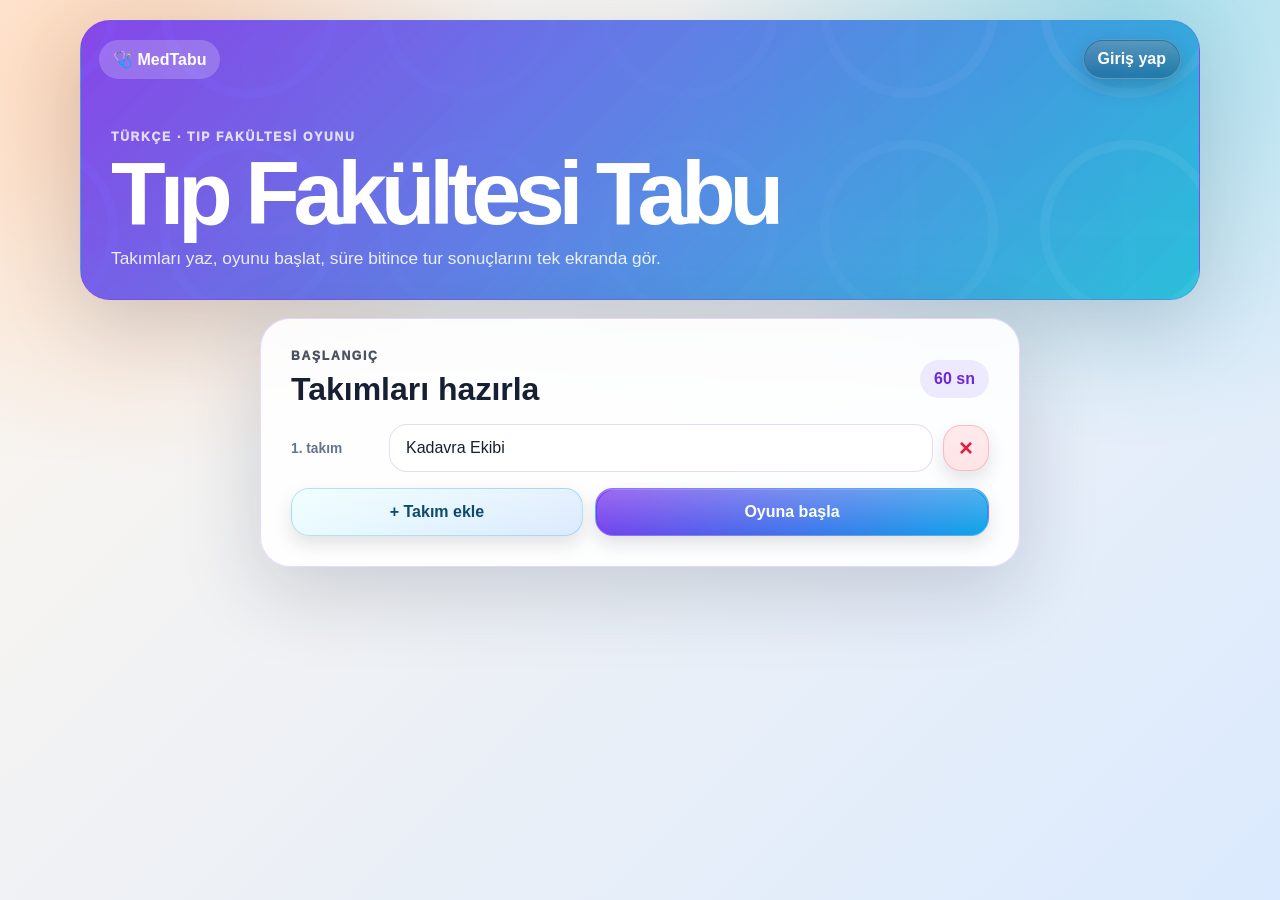
<file: index.html>
<!doctype html>
<html lang="tr">
  <head>
    <meta charset="utf-8" />
    <meta name="viewport" content="width=device-width, initial-scale=1" />
    <title>Tıp Fakültesi Tabu</title>
    <link rel="stylesheet" href="styles.css" />
  </head>
  <body>
    <main class="app-shell" aria-labelledby="app-title">
      <header class="hero compact-card">
        <nav class="topbar" aria-label="Üst menü">
          <span class="brand-pill">🩺 MedTabu</span>
          <button id="open-auth-button" class="admin-link" type="button">Giriş yap</button>
        </nav>
        <p class="eyebrow">Türkçe · Tıp fakültesi oyunu</p>
        <h1 id="app-title">Tıp Fakültesi Tabu</h1>
        <p class="intro">Takımları yaz, oyunu başlat, süre bitince tur sonuçlarını tek ekranda gör.</p>
      </header>

      <section id="user-panel" class="compact-card" hidden></section>
      <section id="setup-screen" class="compact-card setup-screen" aria-labelledby="setup-title">
        <div class="section-heading"><div><p class="eyebrow">Başlangıç</p><h2 id="setup-title">Takımları hazırla</h2></div><span id="settings-summary" class="summary-chip"></span></div>
        <div id="team-list" class="team-list" aria-live="polite"></div>
        <div class="setup-actions"><button id="add-team-button" class="secondary" type="button">+ Takım ekle</button><button id="start-game-button" class="primary" type="button">Oyuna başla</button></div>
      </section>

      <section id="game-screen" class="game-screen" hidden>
        <div class="game-grid"><section class="compact-card play-panel"><div class="turn-line"><span><strong id="round-label">1. Tur</strong> · Sıradaki: <strong id="active-team">Kadavra Ekibi</strong></span><div class="turn-controls"><button id="start-turn-button" class="primary" type="button">Turu başlat</button><span class="timer" id="timer">60</span></div></div>
          <article class="tabu-card"><p class="card-label">Anlatılacak kelime</p><h2 id="target-word">Hazır mısınız?</h2><ul id="forbidden-list" class="forbidden-list"><li>Başlat düğmesine basın</li></ul></article>
          <div class="turn-stats"><span>Doğru <strong id="turn-correct">0</strong></span><span>Tabu <strong id="turn-taboo">0</strong></span><span>Pas <strong id="turn-pass">0</strong>/<strong id="pass-limit">3</strong></span><span>Puan <strong id="turn-score">0</strong></span></div>
          <div class="actions"><button id="correct-button" type="button">Doğru</button><button id="taboo-button" type="button">Tabu</button><button id="pass-button" type="button">Pas</button><button id="finish-turn-button" class="secondary" type="button">Turu bitir</button></div>
        </section>
        <aside class="side-stack"><section class="compact-card scoreboard-card"><div class="mini-heading"><h2>Skorlar</h2><button id="reset-game-button" class="text-button" type="button">Sıfırla</button></div><div id="scoreboard" class="scoreboard"></div></section><section class="compact-card results-card"><h2>Tur sonuçları</h2><div id="round-history" class="round-history"><p class="empty-state">Henüz tamamlanan tur yok.</p></div></section></aside></div>
      </section>
    </main>

    <dialog id="auth-dialog" class="auth-dialog">
      <form id="auth-form" method="dialog" class="auth-form">
        <h3>Giriş / Kayıt</h3>
        <input id="auth-username" placeholder="Kullanıcı adı" required />
        <input id="auth-mail" placeholder="E-posta" type="email" />
        <input id="auth-password" placeholder="Şifre" type="password" required />
        <div class="actions"><button id="login-button" class="primary" value="login">Giriş yap</button><button id="register-button" class="secondary" value="register">Hesap oluştur</button></div>
        <p id="auth-message" class="hint"></p>
      </form>
    </dialog>

    <script src="data.js"></script>
    <script src="app.js"></script>
  </body>
</html>
</file>
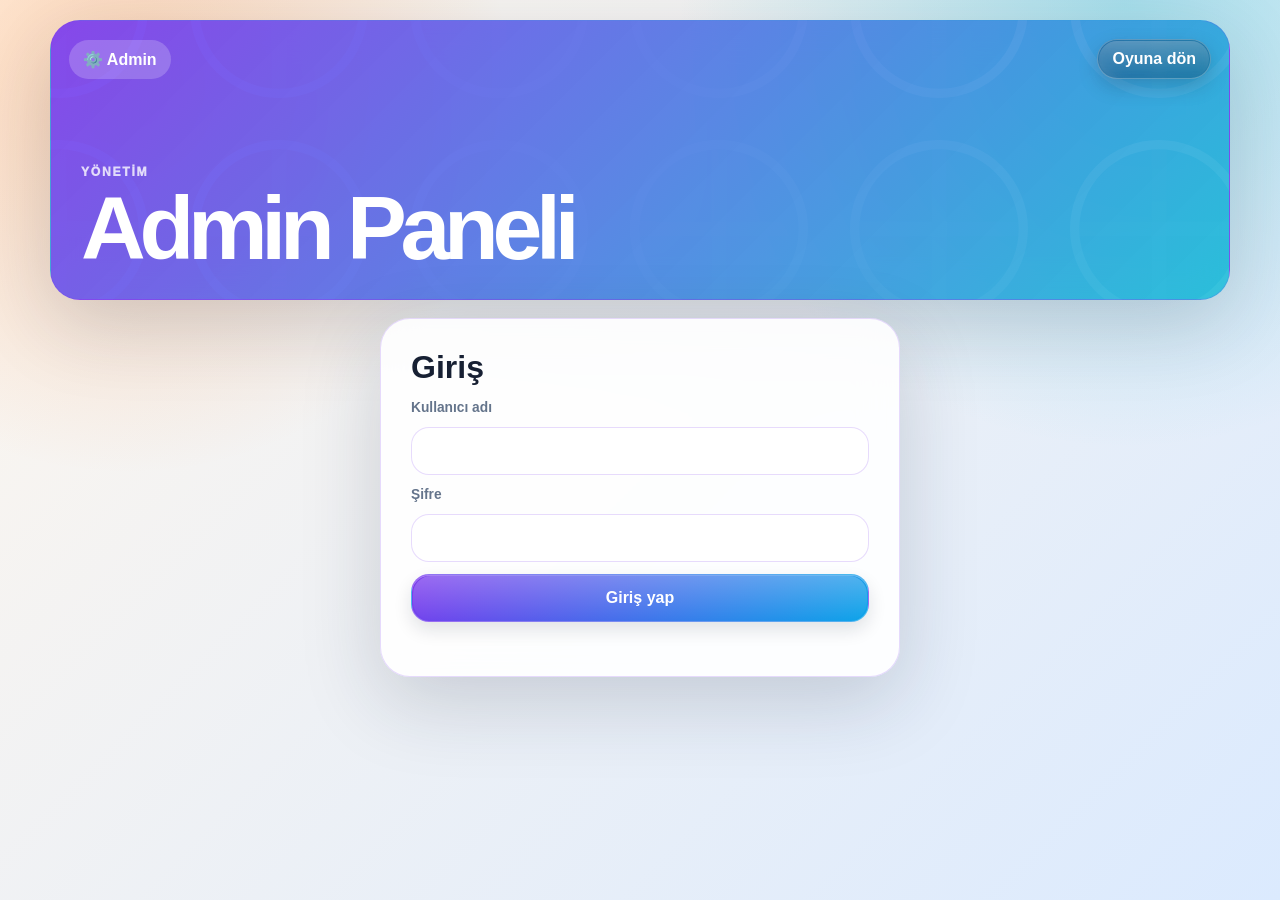
<file: admin/index.html>
<!doctype html><html lang="tr"><head><meta charset="utf-8"/><meta name="viewport" content="width=device-width, initial-scale=1"/><title>Admin · Tıp Fakültesi Tabu</title><link rel="stylesheet" href="../styles.css"/></head><body><main class="app-shell admin-shell"><header class="hero compact-card admin-hero"><nav class="topbar"><span class="brand-pill">⚙️ Admin</span><a class="admin-link" href="../">Oyuna dön</a></nav><p class="eyebrow">Yönetim</p><h1>Admin Paneli</h1></header>
<section id="login-panel" class="compact-card login-panel"><h2>Giriş</h2><form id="login-form" class="login-form"><label>Kullanıcı adı</label><input id="admin-username" required/><label>Şifre</label><input id="admin-password" type="password" required/><button class="primary" type="submit">Giriş yap</button><p id="login-message" class="hint"></p></form></section>
<div id="admin-content" hidden><div class="admin-toolbar"><span class="summary-chip">Admin oturumu açık</span><button id="logout-button" class="secondary" type="button">Çıkış yap</button></div>
<section class="compact-card"><h2>Kayıtlı kullanıcılar</h2><div id="user-list"></div></section>
</div></main><script src="../data.js"></script><script src="admin.js"></script></body></html>
</file>
<file: styles.css>
:root {
  color-scheme: light;
  --bg-1: #fff7ed;
  --bg-2: #dbeafe;
  --ink: #172033;
  --muted: #64748b;
  --card: rgba(255, 255, 255, 0.9);
  --primary: #7c3aed;
  --primary-2: #06b6d4;
  --accent: #f97316;
  --success: #16a34a;
  --danger: #e11d48;
  --line: rgba(124, 58, 237, 0.18);
  --shadow: 0 24px 80px rgba(30, 41, 59, 0.18);
}

* {
  box-sizing: border-box;
}

html,
body {
  max-width: 100%;
  overflow-x: hidden;
}

body {
  margin: 0;
  min-height: 100vh;
  font-family: "Segoe UI", Roboto, "Helvetica Neue", Arial, sans-serif;
  color: var(--ink);
  background:
    radial-gradient(circle at 10% 10%, rgba(249, 115, 22, 0.26), transparent 24rem),
    radial-gradient(circle at 88% 0%, rgba(6, 182, 212, 0.3), transparent 28rem),
    linear-gradient(135deg, var(--bg-1), var(--bg-2));
}

button,
input,
textarea {
  font: inherit;
}

button {
  border: 0;
  border-radius: 18px;
  cursor: pointer;
  font-weight: 700;
  transition: transform 160ms ease, box-shadow 160ms ease, opacity 160ms ease;
}

button:hover:not(:disabled) {
  transform: translateY(-2px);
  box-shadow: 0 12px 24px rgba(30, 41, 59, 0.16);
}

button:disabled {
  cursor: not-allowed;
  opacity: 0.45;
}

input,
textarea {
  width: 100%;
  min-width: 0;
  border: 1px solid var(--line);
  border-radius: 18px;
  padding: 14px 16px;
  color: var(--ink);
  background: #fff;
  outline: none;
}

input:focus,
textarea:focus {
  border-color: var(--primary);
  box-shadow: 0 0 0 4px rgba(124, 58, 237, 0.14);
}

textarea {
  min-height: 112px;
  resize: vertical;
}

h1,
h2,
h3,
p {
  overflow-wrap: anywhere;
}

h1,
h2,
h3 {
  margin: 0;
}

h1 {
  max-width: 720px;
  font-size: clamp(2.35rem, 8vw, 5.6rem);
  line-height: 0.92;
  letter-spacing: -0.07em;
}

h2 {
  font-size: clamp(1.35rem, 3vw, 2rem);
}

.app-shell {
  width: min(1120px, calc(100% - 28px));
  margin: 0 auto;
  padding: 20px 0 28px;
}

.admin-shell {
  width: min(1180px, calc(100% - 28px));
}

.compact-card {
  width: 100%;
  min-width: 0;
  border: 1px solid var(--line);
  border-radius: 30px;
  background: var(--card);
  box-shadow: var(--shadow);
  backdrop-filter: blur(18px);
  padding: clamp(18px, 4vw, 30px);
}

.hero {
  position: relative;
  overflow: hidden;
  min-height: 280px;
  display: grid;
  align-content: end;
  margin-bottom: 18px;
  color: #fff;
  background:
    linear-gradient(135deg, rgba(124, 58, 237, 0.92), rgba(6, 182, 212, 0.82)),
    url("data:image/svg+xml,%3Csvg width='240' height='240' viewBox='0 0 240 240' xmlns='http://www.w3.org/2000/svg'%3E%3Cg fill='%23ffffff' fill-opacity='0.14'%3E%3Cpath d='M112 32h16v176h-16z'/%3E%3Cpath d='M32 112h176v16H32z'/%3E%3Ccircle cx='120' cy='120' r='92' fill='none' stroke='%23fff' stroke-width='10'/%3E%3C/g%3E%3C/svg%3E");
  background-size: cover, 220px;
  background-position: center, right -40px bottom -40px;
}

.topbar {
  position: absolute;
  inset: 18px 18px auto;
  display: flex;
  align-items: center;
  justify-content: space-between;
  gap: 12px;
}

.brand-pill,
.admin-link,
.summary-chip {
  display: inline-flex;
  align-items: center;
  gap: 8px;
  border-radius: 999px;
  padding: 10px 14px;
  font-weight: 700;
}

.brand-pill {
  background: rgba(255, 255, 255, 0.2);
}

.admin-link {
  color: #fff;
  text-decoration: none;
  background: rgba(15, 23, 42, 0.28);
}

.eyebrow {
  margin: 0 0 8px;
  color: inherit;
  font-size: 0.76rem;
  font-weight: 950;
  letter-spacing: 0.14em;
  opacity: 0.78;
  text-transform: uppercase;
}

.intro {
  max-width: 620px;
  margin: 14px 0 0;
  font-size: 1.08rem;
  opacity: 0.88;
}

.section-heading,
.mini-heading {
  display: flex;
  align-items: center;
  justify-content: space-between;
  gap: 14px;
  margin-bottom: 16px;
}

.summary-chip {
  flex-shrink: 0;
  color: #6d28d9;
  background: #ede9fe;
}

.setup-screen {
  max-width: 760px;
  margin: 0 auto;
}

.team-list {
  display: grid;
  gap: 12px;
}

.team-row {
  display: grid;
  grid-template-columns: 88px minmax(0, 1fr) 46px;
  align-items: center;
  gap: 10px;
}

.team-row label,
.admin-panel label {
  color: var(--muted);
  font-size: 0.86rem;
  font-weight: 700;
}

.icon-button {
  width: 46px;
  height: 46px;
  padding: 0;
  color: var(--danger);
  background: #ffe4e6;
  font-size: 1.5rem;
}

.setup-actions,
.form-actions,
.actions {
  display: grid;
  gap: 12px;
}

.setup-actions {
  grid-template-columns: 1fr 1.35fr;
  margin-top: 16px;
}

.primary,
.secondary,
.text-button,
.danger {
  padding: 14px 18px;
}

.primary {
  color: #fff;
  background: linear-gradient(135deg, var(--primary), var(--primary-2));
}

.secondary {
  color: #075985;
  background: #e0f2fe;
}

.text-button {
  width: auto;
  color: var(--primary);
  background: transparent;
  padding: 8px 10px;
}

.danger,
#taboo-button {
  color: #fff;
  background: linear-gradient(135deg, #f43f5e, #fb7185);
}

.hint {
  margin: 12px 0 0;
  color: var(--muted);
}

.game-grid {
  display: grid;
  grid-template-columns: minmax(0, 1.45fr) minmax(280px, 0.75fr);
  gap: 18px;
  align-items: start;
}

.side-stack {
  display: grid;
  gap: 18px;
  min-width: 0;
}

.turn-line {
  display: flex;
  align-items: center;
  justify-content: space-between;
  gap: 12px;
  margin-bottom: 14px;
}

.turn-controls {
  display: flex;
  align-items: center;
  gap: 10px;
}

.turn-controls .primary {
  width: auto;
  white-space: nowrap;
}

.timer {
  min-width: 74px;
  border-radius: 999px;
  color: #fff;
  background: var(--ink);
  padding: 10px 16px;
  text-align: center;
  font-weight: 950;
}

.turn-stats {
  display: grid;
  grid-template-columns: repeat(4, minmax(0, 1fr));
  gap: 10px;
  margin-bottom: 14px;
}

.turn-stats span {
  border-radius: 18px;
  padding: 11px;
  color: #075985;
  background: #e0f2fe;
  text-align: center;
  font-weight: 700;
}

.turn-stats strong {
  color: var(--ink);
}

.tabu-card {
  position: relative;
  overflow: hidden;
  min-height: 330px;
  border-radius: 30px;
  padding: clamp(22px, 5vw, 48px);
  color: #111827;
  text-align: center;
  background:
    linear-gradient(180deg, #ffffff, #fff7ed);
  border: 2px solid #fdba74;
}

.card-label {
  margin: 0;
  font-weight: 700;
  letter-spacing: 0.08em;
  color: #9a3412;
  text-transform: uppercase;
}

.tabu-card h2 {
  margin: 10px 0 22px;
  font-size: clamp(2.3rem, 7vw, 5.2rem);
  letter-spacing: -0.06em;
}

.forbidden-list {
  display: grid;
  grid-template-columns: repeat(5, minmax(0, 1fr));
  gap: 10px;
  margin: 0;
  padding: 0;
  list-style: none;
}

.forbidden-list li {
  min-width: 0;
  border-radius: 999px;
  padding: 11px 10px;
  background: rgba(255, 255, 255, 0.2);
  font-weight: 700;
}

.actions {
  grid-template-columns: repeat(4, minmax(0, 1fr));
  margin-top: 14px;
}

#correct-button {
  color: #fff;
  background: linear-gradient(135deg, #16a34a, #22c55e);
}

#pass-button {
  color: #713f12;
  background: #fef3c7;
}

.scoreboard,
.round-history,
.card-list {
  display: grid;
  gap: 10px;
}

.score-card,
.history-item,
.admin-card {
  min-width: 0;
  border: 1px solid var(--line);
  border-radius: 20px;
  background: #fff;
  padding: 14px;
}

.score-card {
  display: flex;
  align-items: center;
  justify-content: space-between;
  gap: 10px;
}

.score-card.active {
  border-color: rgba(249, 115, 22, 0.6);
  background: #fff7ed;
}

.score-card span,
.history-item span,
.history-item small,
.admin-card p {
  color: var(--muted);
}

.score-card strong {
  font-size: 2rem;
}

.history-item {
  display: grid;
  grid-template-columns: 1fr auto;
  gap: 4px 12px;
}

.history-item small {
  grid-column: 1 / -1;
}

.history-score {
  align-self: center;
  border-radius: 999px;
  padding: 7px 10px;
  color: #fff;
  background: var(--primary);
  font-weight: 950;
}

.empty-state {
  margin: 0;
  color: var(--muted);
}

.admin-grid {
  display: grid;
  grid-template-columns: repeat(2, minmax(0, 1fr));
  gap: 18px;
  margin-bottom: 18px;
}

.admin-panel {
  display: grid;
  gap: 12px;
}

.settings-grid {
  display: grid;
  grid-template-columns: repeat(2, minmax(0, 1fr));
  gap: 12px;
}

.form-actions {
  grid-template-columns: 1fr 1fr;
}

.card-list {
  grid-template-columns: repeat(auto-fit, minmax(240px, 1fr));
}

.admin-card h3 {
  margin: 0 0 6px;
}

.admin-card p {
  margin: 0;
}

.admin-card-actions {
  display: grid;
  grid-template-columns: 1fr 1fr;
  gap: 10px;
  margin-top: 12px;
}

@media (max-width: 820px) {
  .app-shell,
  .admin-shell {
    width: min(100% - 18px, 1120px);
    padding: 9px 0 18px;
  }

  .compact-card {
    border-radius: 22px;
    padding: 16px;
  }

  .hero {
    min-height: 230px;
    background-size: cover, 160px;
  }

  .topbar {
    inset: 12px 12px auto;
  }

  .brand-pill,
  .admin-link,
  .summary-chip,
  .turn-controls .primary {
    padding: 8px 10px;
    font-size: 0.9rem;
  }

  .section-heading,
  .mini-heading,
  .turn-line,
  .turn-controls {
    align-items: stretch;
    flex-direction: column;
  }

  .summary-chip {
    align-self: flex-start;
  }

  .team-row {
    grid-template-columns: 1fr 42px;
  }

  .team-row label {
    grid-column: 1 / -1;
  }

  .game-grid,
  .admin-grid,
  .setup-actions,
  .form-actions,
  .settings-grid {
    grid-template-columns: 1fr;
  }

  .turn-stats,
  .actions {
    grid-template-columns: repeat(2, minmax(0, 1fr));
  }

  .forbidden-list {
    grid-template-columns: 1fr;
  }

  .tabu-card {
    min-height: 280px;
  }
}

@media (max-width: 420px) {
  h1 {
    font-size: 2.55rem;
  }

  .turn-stats,
  .actions {
    grid-template-columns: 1fr;
  }
}

.login-panel {
  max-width: 520px;
  margin: 0 auto 18px;
}

.login-form {
  display: grid;
  gap: 12px;
  margin-top: 14px;
}

.login-form label {
  color: var(--muted);
  font-size: 0.86rem;
  font-weight: 700;
}

.admin-toolbar {
  display: flex;
  align-items: center;
  justify-content: space-between;
  gap: 12px;
  margin-bottom: 18px;
}

.admin-toolbar .secondary {
  width: auto;
}

@media (max-width: 820px) {
  .admin-toolbar {
    align-items: stretch;
    flex-direction: column;
  }

  .admin-toolbar .secondary {
    width: 100%;
  }
}
.auth-dialog{border:0;border-radius:20px;padding:0;max-width:420px;width:calc(100% - 24px)}
.auth-form{padding:20px;background:#fff;display:grid;gap:10px}
.tabu-card::before{content:'';position:absolute;inset:8px;border:1px dashed #fb7185;border-radius:16px;pointer-events:none}
#user-panel{margin-bottom:14px}
@media (max-width:760px){.setup-actions{grid-template-columns:1fr}.game-grid{grid-template-columns:1fr}}
/* Button polish */
button,
.primary,
.secondary,
.text-button,
.danger,
.admin-link,
.icon-button,
#correct-button,
#pass-button,
#taboo-button {
  position: relative;
  isolation: isolate;
}

button,
.primary,
.secondary,
.danger,
#correct-button,
#pass-button,
#taboo-button,
.icon-button {
  border: 1px solid transparent;
  box-shadow: 0 8px 18px rgba(15, 23, 42, 0.12), inset 0 1px 0 rgba(255, 255, 255, 0.35);
}

button::after,
.primary::after,
.secondary::after,
.danger::after,
#correct-button::after,
#pass-button::after,
#taboo-button::after,
.icon-button::after,
.admin-link::after {
  content: "";
  position: absolute;
  inset: 1px;
  border-radius: inherit;
  background: linear-gradient(to bottom, rgba(255, 255, 255, 0.24), rgba(255, 255, 255, 0));
  pointer-events: none;
  z-index: -1;
}

button:hover:not(:disabled) {
  transform: translateY(-3px) scale(1.01);
  box-shadow: 0 14px 24px rgba(15, 23, 42, 0.18);
}

button:active:not(:disabled) {
  transform: translateY(0) scale(0.99);
}

.primary {
  border-color: rgba(255, 255, 255, 0.24);
  background: linear-gradient(135deg, #7c3aed, #0ea5e9);
}

.secondary {
  border-color: rgba(2, 132, 199, 0.22);
  color: #0c4a6e;
  background: linear-gradient(135deg, #ecfeff, #dbeafe);
}

#correct-button {
  border-color: rgba(22, 163, 74, 0.22);
  background: linear-gradient(135deg, #16a34a, #22c55e);
}

#taboo-button,
.danger {
  border-color: rgba(244, 63, 94, 0.2);
  background: linear-gradient(135deg, #f43f5e, #fb7185);
}

#pass-button {
  border-color: rgba(217, 119, 6, 0.24);
  color: #7c2d12;
  background: linear-gradient(135deg, #fef9c3, #fde68a);
}

.admin-link {
  border: 1px solid rgba(255, 255, 255, 0.25);
  backdrop-filter: blur(6px);
  box-shadow: 0 8px 20px rgba(15, 23, 42, 0.2);
}

.icon-button {
  border-color: rgba(225, 29, 72, 0.2);
}

.text-button {
  border-radius: 12px;
}


@media (max-width: 640px) {
  button, .primary, .secondary, .danger, .text-button, .admin-link {
    width: 100%;
    min-height: 46px;
    padding: 12px 14px;
    font-size: 0.96rem;
  }

  .actions {
    grid-template-columns: 1fr;
  }

  .turn-controls {
    width: 100%;
  }

  .turn-controls .primary {
    width: 100%;
  }
}
</file>
